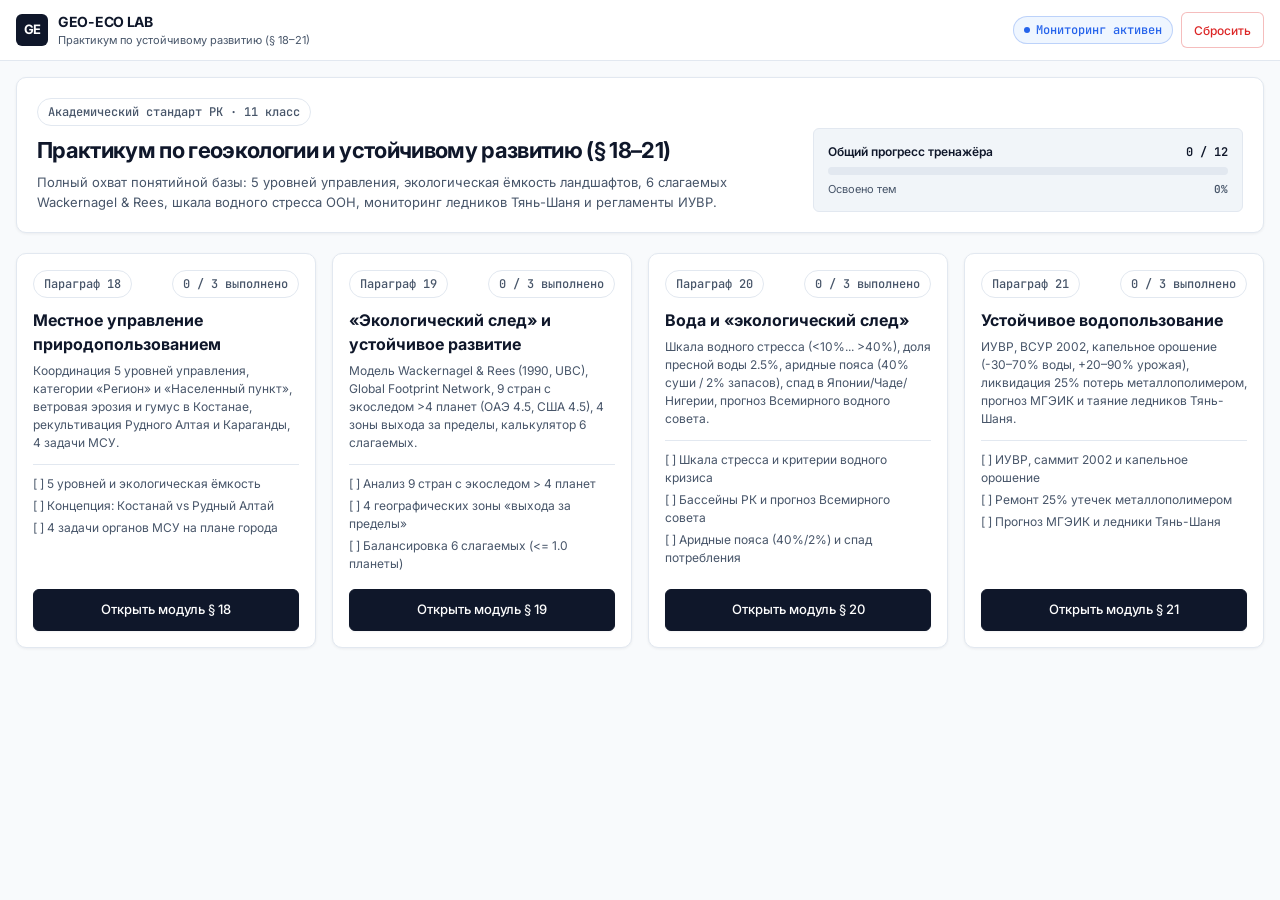
<file: index.html>
<!DOCTYPE html>
<html lang="ru">
<head>
  <meta charset="UTF-8">
  <meta name="viewport" content="width=device-width, initial-scale=1.0, maximum-scale=1.0, user-scalable=no">
  <title>GEO-ECO LAB — Практикум по геоэкологии и устойчивому развитию (§ 18–21)</title>
  <link rel="preconnect" href="https://fonts.googleapis.com">
  <link rel="preconnect" href="https://fonts.gstatic.com" crossorigin>
  <link href="https://fonts.googleapis.com/css2?family=Inter:wght@400;500;600;700&family=JetBrains+Mono:wght@500;600&display=swap" rel="stylesheet">
  <link rel="stylesheet" href="styles.css">
</head>
<body>

  <header class="app-header">
    <div class="header-container">
      <a href="index.html" class="brand-badge">
        <div class="brand-icon">GE</div>
        <div>
          <div class="brand-title">GEO-ECO LAB</div>
          <div class="brand-subtitle">Практикум по устойчивому развитию (§ 18–21)</div>
        </div>
      </a>
      <div class="header-actions">
        <span class="badge info">
          <span class="status-dot"></span>
          Мониторинг активен
        </span>
        <button onclick="StateManager.resetAll()" class="btn btn-danger-outline btn-sm">Сбросить</button>
      </div>
    </div>
  </header>

  <main class="main-content">
    
    <!-- Hero / Telemetry Card -->
    <div class="card" style="margin-bottom: 20px; padding: 20px;">
      <div style="display: flex; justify-content: space-between; align-items: flex-end; flex-wrap: wrap; gap: 16px;">
        <div style="max-width: 760px;">
          <div class="badge" style="margin-bottom: 8px;">Академический стандарт РК · 11 класс</div>
          <h1 style="font-size: 22px; font-weight: 700; letter-spacing: -0.03em; margin-bottom: 6px;">
            Практикум по геоэкологии и устойчивому развитию (§ 18–21)
          </h1>
          <p style="color: var(--text-muted); font-size: 13px;">
            Полный охват понятийной базы: 5 уровней управления, экологическая ёмкость ландшафтов, 6 слагаемых Wackernagel & Rees, шкала водного стресса ООН, мониторинг ледников Тянь-Шаня и регламенты ИУВР.
          </p>
        </div>
        <div style="flex: 1; min-width: 240px; background: var(--bg-subtle); padding: 14px; border-radius: var(--radius-sm); border: 1px solid var(--border-dim);">
          <div style="display: flex; justify-content: space-between; margin-bottom: 6px; font-size: 12px; font-weight: 600;">
            <span>Общий прогресс тренажёра</span>
            <span id="overall-counter" style="font-family: var(--font-mono);">0 / 12</span>
          </div>
          <div class="progress-container">
            <div id="overall-bar" class="progress-bar-fill" style="width: 0%;"></div>
          </div>
          <div style="display: flex; justify-content: space-between; margin-top: 6px; font-size: 11px; color: var(--text-muted);">
            <span>Освоено тем</span>
            <span id="overall-percent" style="font-family: var(--font-mono); font-weight: 600;">0%</span>
          </div>
        </div>
      </div>
    </div>

    <!-- 4 Module Bento Grid -->
    <div style="display: grid; grid-template-columns: repeat(auto-fit, minmax(290px, 1fr)); gap: 16px;">
      
      <!-- § 18 -->
      <div class="card" style="display: flex; flex-direction: column; justify-content: space-between;">
        <div>
          <div style="display: flex; justify-content: space-between; align-items: center; margin-bottom: 10px;">
            <span class="badge">Параграф 18</span>
            <span id="badge-p18" class="badge">0 / 3</span>
          </div>
          <h2 style="font-size: 16px; font-weight: 700; margin-bottom: 6px;">
            Местное управление природопользованием
          </h2>
          <p style="font-size: 12px; color: var(--text-muted); margin-bottom: 12px;">
            Координация 5 уровней управления, категории «Регион» и «Населенный пункт», ветровая эрозия и гумус в Костанае, рекультивация Рудного Алтая и Караганды, 4 задачи МСУ.
          </p>
          <div style="border-top: 1px solid var(--border-dim); padding-top: 10px; margin-bottom: 16px; font-size: 12px; display: flex; flex-direction: column; gap: 4px;">
            <div id="item-p18_t1" style="color: var(--text-muted);">[ ] 5 уровней и экологическая ёмкость</div>
            <div id="item-p18_t2" style="color: var(--text-muted);">[ ] Концепция: Костанай vs Рудный Алтай</div>
            <div id="item-p18_t3" style="color: var(--text-muted);">[ ] 4 задачи органов МСУ на плане города</div>
          </div>
        </div>
        <a href="paragraph-18.html" class="btn btn-primary" style="width: 100%;">Открыть модуль § 18</a>
      </div>

      <!-- § 19 -->
      <div class="card" style="display: flex; flex-direction: column; justify-content: space-between;">
        <div>
          <div style="display: flex; justify-content: space-between; align-items: center; margin-bottom: 10px;">
            <span class="badge">Параграф 19</span>
            <span id="badge-p19" class="badge">0 / 3</span>
          </div>
          <h2 style="font-size: 16px; font-weight: 700; margin-bottom: 6px;">
            «Экологический след» и устойчивое развитие
          </h2>
          <p style="font-size: 12px; color: var(--text-muted); margin-bottom: 12px;">
            Модель Wackernagel & Rees (1990, UBC), Global Footprint Network, 9 стран с экоследом >4 планет (ОАЭ 4.5, США 4.5), 4 зоны выхода за пределы, калькулятор 6 слагаемых.
          </p>
          <div style="border-top: 1px solid var(--border-dim); padding-top: 10px; margin-bottom: 16px; font-size: 12px; display: flex; flex-direction: column; gap: 4px;">
            <div id="item-p19_t1" style="color: var(--text-muted);">[ ] Анализ 9 стран с экоследом > 4 планет</div>
            <div id="item-p19_t2" style="color: var(--text-muted);">[ ] 4 географических зоны «выхода за пределы»</div>
            <div id="item-p19_t3" style="color: var(--text-muted);">[ ] Балансировка 6 слагаемых (<= 1.0 планеты)</div>
          </div>
        </div>
        <a href="paragraph-19.html" class="btn btn-primary" style="width: 100%;">Открыть модуль § 19</a>
      </div>

      <!-- § 20 -->
      <div class="card" style="display: flex; flex-direction: column; justify-content: space-between;">
        <div>
          <div style="display: flex; justify-content: space-between; align-items: center; margin-bottom: 10px;">
            <span class="badge">Параграф 20</span>
            <span id="badge-p20" class="badge">0 / 3</span>
          </div>
          <h2 style="font-size: 16px; font-weight: 700; margin-bottom: 6px;">
            Вода и «экологический след»
          </h2>
          <p style="font-size: 12px; color: var(--text-muted); margin-bottom: 12px;">
            Шкала водного стресса (<10%... >40%), доля пресной воды 2.5%, аридные пояса (40% суши / 2% запасов), спад в Японии/Чаде/Нигерии, прогноз Всемирного водного совета.
          </p>
          <div style="border-top: 1px solid var(--border-dim); padding-top: 10px; margin-bottom: 16px; font-size: 12px; display: flex; flex-direction: column; gap: 4px;">
            <div id="item-p20_t1" style="color: var(--text-muted);">[ ] Шкала стресса и критерии водного кризиса</div>
            <div id="item-p20_t2" style="color: var(--text-muted);">[ ] Бассейны РК и прогноз Всемирного совета</div>
            <div id="item-p20_t3" style="color: var(--text-muted);">[ ] Аридные пояса (40%/2%) и спад потребления</div>
          </div>
        </div>
        <a href="paragraph-20.html" class="btn btn-primary" style="width: 100%;">Открыть модуль § 20</a>
      </div>

      <!-- § 21 -->
      <div class="card" style="display: flex; flex-direction: column; justify-content: space-between;">
        <div>
          <div style="display: flex; justify-content: space-between; align-items: center; margin-bottom: 10px;">
            <span class="badge">Параграф 21</span>
            <span id="badge-p21" class="badge">0 / 3</span>
          </div>
          <h2 style="font-size: 16px; font-weight: 700; margin-bottom: 6px;">
            Устойчивое водопользование
          </h2>
          <p style="font-size: 12px; color: var(--text-muted); margin-bottom: 12px;">
            ИУВР, ВСУР 2002, капельное орошение (-30–70% воды, +20–90% урожая), ликвидация 25% потерь металлополимером, прогноз МГЭИК и таяние ледников Тянь-Шаня.
          </p>
          <div style="border-top: 1px solid var(--border-dim); padding-top: 10px; margin-bottom: 16px; font-size: 12px; display: flex; flex-direction: column; gap: 4px;">
            <div id="item-p21_t1" style="color: var(--text-muted);">[ ] ИУВР, саммит 2002 и капельное орошение</div>
            <div id="item-p21_t2" style="color: var(--text-muted);">[ ] Ремонт 25% утечек металлополимером</div>
            <div id="item-p21_t3" style="color: var(--text-muted);">[ ] Прогноз МГЭИК и ледники Тянь-Шаня</div>
          </div>
        </div>
        <a href="paragraph-21.html" class="btn btn-primary" style="width: 100%;">Открыть модуль § 21</a>
      </div>

    </div>
  </main>

  <script src="shared.js"></script>
  <script>
    function renderHubStats() {
      const stats = StateManager.getStats();
      document.getElementById('overall-counter').innerText = `${stats.completedCount} / ${stats.totalCount}`;
      document.getElementById('overall-percent').innerText = `${stats.percent}%`;
      document.getElementById('overall-bar').style.width = `${stats.percent}%`;

      [18, 19, 20, 21].forEach(p => {
        const pCount = stats.byParagraph[p] || 0;
        const badge = document.getElementById(`badge-p${p}`);
        badge.innerText = `${pCount} / 3 выполнено`;
        if (pCount === 3) badge.className = 'badge success';
        else if (pCount > 0) badge.className = 'badge warning';
      });

      Object.keys(TASK_REGISTRY).forEach(taskId => {
        const item = document.getElementById(`item-${taskId}`);
        if (item && StateManager.isCompleted(taskId)) {
          item.style.color = '#059669';
          item.style.fontWeight = '600';
          item.innerText = `[OK] ${TASK_REGISTRY[taskId].title}`;
        }
      });
    }

    window.addEventListener('DOMContentLoaded', renderHubStats);
    window.addEventListener('geoeco_storage_update', renderHubStats);
  </script>
</body>
</html>
</file>
<file: styles.css>
/* ==========================================================================
   GEO-ECO LAB DESIGN SYSTEM (Full Academic Edition)
   Theme: Light Minimalist SaaS / Clean Data Dashboard
   Strictly Zero Emojis, Esri Gray Canvas, Touch Targets >= 44px
   ========================================================================== */

:root {
  --font-sans: 'Inter', -apple-system, BlinkMacSystemFont, "Segoe UI", Roboto, sans-serif;
  --font-mono: 'JetBrains Mono', ui-monospace, SFMono-Regular, Menlo, monospace;

  /* Neutrals */
  --bg-app: #f8fafc;
  --bg-surface: #ffffff;
  --bg-subtle: #f1f5f9;
  --border-dim: #e2e8f0;
  --border-strong: #cbd5e1;
  --border-focus: #0f172a;

  /* Typography */
  --text-main: #0f172a;
  --text-muted: #475569;
  --text-subtle: #94a3b8;

  /* Accents */
  --accent-primary: #0f172a;
  --accent-primary-hover: #1e293b;
  --color-success: #059669;
  --color-success-bg: #ecfdf5;
  --color-warning: #d97706;
  --color-warning-bg: #fffbeb;
  --color-danger: #dc2626;
  --color-danger-bg: #fef2f2;
  --color-info: #2563eb;
  --color-info-bg: #eff6ff;

  /* Geometry & Elevation */
  --radius-sm: 6px;
  --radius-md: 10px;
  --radius-lg: 14px;
  --radius-full: 9999px;
  --shadow-xs: 0 1px 2px rgba(15, 23, 42, 0.05);
  --shadow-sm: 0 1px 3px rgba(15, 23, 42, 0.08);
  --shadow-md: 0 4px 6px -1px rgba(15, 23, 42, 0.08);
  --shadow-lg: 0 10px 15px -3px rgba(15, 23, 42, 0.08);
  --specular-card: inset 0 1px 0 rgba(255, 255, 255, 0.9), 0 1px 3px rgba(15, 23, 42, 0.06);
}

* {
  box-sizing: border-box;
  margin: 0;
  padding: 0;
  -webkit-tap-highlight-color: transparent;
}

body {
  font-family: var(--font-sans);
  background-color: var(--bg-app);
  color: var(--text-main);
  line-height: 1.5;
  -webkit-font-smoothing: antialiased;
  min-height: 100dvh;
  display: flex;
  flex-direction: column;
  overflow-x: hidden;
}

/* Header */
.app-header {
  background: var(--bg-surface);
  border-bottom: 1px solid var(--border-dim);
  position: sticky;
  top: 0;
  z-index: 1000;
  backdrop-filter: blur(8px);
}

.header-container {
  max-width: 1440px;
  margin: 0 auto;
  padding: 0 16px;
  height: 60px;
  display: flex;
  align-items: center;
  justify-content: space-between;
  gap: 12px;
}

.brand-badge {
  display: flex;
  align-items: center;
  gap: 10px;
  text-decoration: none;
  color: inherit;
}

.brand-icon {
  width: 32px;
  height: 32px;
  background: #0f172a;
  border-radius: var(--radius-sm);
  display: grid;
  place-items: center;
  color: #fff;
  font-weight: 700;
  font-size: 13px;
  letter-spacing: -0.04em;
  flex-shrink: 0;
}

.brand-title {
  font-size: 14px;
  font-weight: 700;
  letter-spacing: -0.02em;
}

.brand-subtitle {
  font-size: 11px;
  color: var(--text-muted);
}

.header-actions {
  display: flex;
  align-items: center;
  gap: 8px;
}

/* Container */
.main-content {
  flex: 1;
  max-width: 1440px;
  width: 100%;
  margin: 0 auto;
  padding: 16px;
}

/* Badges */
.badge {
  display: inline-flex;
  align-items: center;
  gap: 6px;
  padding: 4px 10px;
  border-radius: var(--radius-full);
  font-size: 12px;
  font-weight: 500;
  font-family: var(--font-mono);
  border: 1px solid var(--border-dim);
  background: var(--bg-surface);
  color: var(--text-muted);
}

.badge.success {
  background: var(--color-success-bg);
  border-color: rgba(5, 150, 105, 0.25);
  color: var(--color-success);
}

.badge.warning {
  background: var(--color-warning-bg);
  border-color: rgba(217, 119, 6, 0.25);
  color: var(--color-warning);
}

.badge.danger {
  background: var(--color-danger-bg);
  border-color: rgba(220, 38, 38, 0.25);
  color: var(--color-danger);
}

.badge.info {
  background: var(--color-info-bg);
  border-color: rgba(37, 99, 235, 0.25);
  color: var(--color-info);
}

.status-dot {
  width: 6px;
  height: 6px;
  border-radius: 50%;
  background: currentColor;
}

/* Buttons */
.btn {
  display: inline-flex;
  align-items: center;
  justify-content: center;
  gap: 8px;
  padding: 9px 16px;
  border-radius: var(--radius-sm);
  font-size: 13px;
  font-weight: 500;
  cursor: pointer;
  transition: all 0.15s ease;
  border: 1px solid transparent;
  font-family: inherit;
  text-decoration: none;
  min-height: 42px;
}

.btn-primary {
  background: var(--accent-primary);
  color: #fff;
  border-color: var(--accent-primary);
  box-shadow: var(--shadow-xs);
}

.btn-primary:hover {
  background: var(--accent-primary-hover);
}

.btn-secondary {
  background: var(--bg-surface);
  color: var(--text-main);
  border-color: var(--border-dim);
  box-shadow: var(--shadow-xs);
}

.btn-secondary:hover {
  background: var(--bg-subtle);
  border-color: var(--border-strong);
}

.btn-danger-outline {
  background: var(--bg-surface);
  color: var(--color-danger);
  border-color: rgba(220, 38, 38, 0.3);
}

.btn-sm {
  padding: 6px 12px;
  font-size: 12px;
  min-height: 36px;
}

/* Card */
.card {
  background: var(--bg-surface);
  border: 1px solid var(--border-dim);
  border-radius: var(--radius-md);
  box-shadow: var(--specular-card);
  padding: 16px;
  position: relative;
}

/* Layout Grid */
.workspace-grid {
  display: grid;
  grid-template-columns: 410px 1fr;
  gap: 16px;
  height: calc(100dvh - 120px);
  min-height: 620px;
}

.sidebar-panel {
  display: flex;
  flex-direction: column;
  gap: 14px;
  overflow-y: auto;
  padding-right: 2px;
}

.map-panel {
  display: flex;
  flex-direction: column;
  position: relative;
  overflow: hidden;
  padding: 0;
  min-height: 380px;
}

.map-container {
  width: 100%;
  height: 100%;
  border-radius: var(--radius-md);
  z-index: 1;
  background-color: #e2e8f0;
}

/* Mobile Media Queries */
@media (max-width: 960px) {
  .workspace-grid {
    grid-template-columns: 1fr;
    height: auto;
    min-height: unset;
  }
  
  .map-panel {
    order: -1;
    height: 360px;
  }

  .header-container {
    height: auto;
    padding: 10px 16px;
    flex-wrap: wrap;
  }

  .brand-subtitle {
    display: none;
  }
}

/* Tabs */
.tabs-nav {
  display: flex;
  gap: 4px;
  background: var(--bg-subtle);
  padding: 4px;
  border-radius: var(--radius-sm);
  border: 1px solid var(--border-dim);
  overflow-x: auto;
  white-space: nowrap;
}

.tab-btn {
  flex: 1;
  min-width: 90px;
  padding: 8px 12px;
  border-radius: var(--radius-sm);
  background: transparent;
  border: none;
  font-size: 12px;
  font-weight: 500;
  color: var(--text-muted);
  cursor: pointer;
  transition: all 0.15s ease;
  font-family: inherit;
  min-height: 36px;
}

.tab-btn.active {
  background: var(--bg-surface);
  color: var(--text-main);
  box-shadow: var(--shadow-xs);
  font-weight: 600;
}

/* Map Header */
.map-toolbar {
  position: absolute;
  top: 10px;
  left: 10px;
  right: 10px;
  z-index: 400;
  background: rgba(255, 255, 255, 0.96);
  border: 1px solid var(--border-dim);
  border-radius: var(--radius-sm);
  padding: 8px 12px;
  box-shadow: var(--shadow-sm);
  font-size: 12px;
  display: flex;
  align-items: center;
  justify-content: space-between;
}

/* Form Controls */
select, input[type="text"] {
  width: 100%;
  padding: 10px 12px;
  border-radius: var(--radius-sm);
  border: 1px solid var(--border-dim);
  font-family: inherit;
  font-size: 12px;
  background: #fff;
  color: var(--text-main);
  outline: none;
  min-height: 42px;
}

select:focus, input[type="text"]:focus {
  border-color: var(--border-focus);
}

.slider-group {
  display: flex;
  flex-direction: column;
  gap: 6px;
  margin-bottom: 10px;
}

.slider-label {
  display: flex;
  justify-content: space-between;
  font-size: 12px;
  font-weight: 500;
  color: var(--text-main);
}

.range-input {
  width: 100%;
  accent-color: #0f172a;
  height: 8px;
  border-radius: var(--radius-full);
  background: var(--border-dim);
}

/* Toast */
.toast-notice {
  position: fixed;
  bottom: 20px;
  left: 50%;
  transform: translateX(-50%);
  z-index: 2000;
  padding: 10px 18px;
  border-radius: var(--radius-sm);
  background: var(--accent-primary);
  color: #fff;
  font-size: 13px;
  box-shadow: var(--shadow-lg);
  display: flex;
  align-items: center;
  gap: 10px;
  max-width: 90vw;
  animation: slideUp 0.25s cubic-bezier(0.16, 1, 0.3, 1);
}

@keyframes slideUp {
  from { transform: translate(-50%, 20px); opacity: 0; }
  to { transform: translate(-50%, 0); opacity: 1; }
}

.progress-container {
  background: var(--border-dim);
  height: 8px;
  border-radius: var(--radius-full);
  overflow: hidden;
}

.progress-bar-fill {
  height: 100%;
  background: var(--color-success);
  transition: width 0.3s ease;
}

.ui-icon {
  width: 16px;
  height: 16px;
  stroke: currentColor;
  stroke-width: 2;
  stroke-linecap: round;
  stroke-linejoin: round;
  fill: none;
  flex-shrink: 0;
}
</file>
